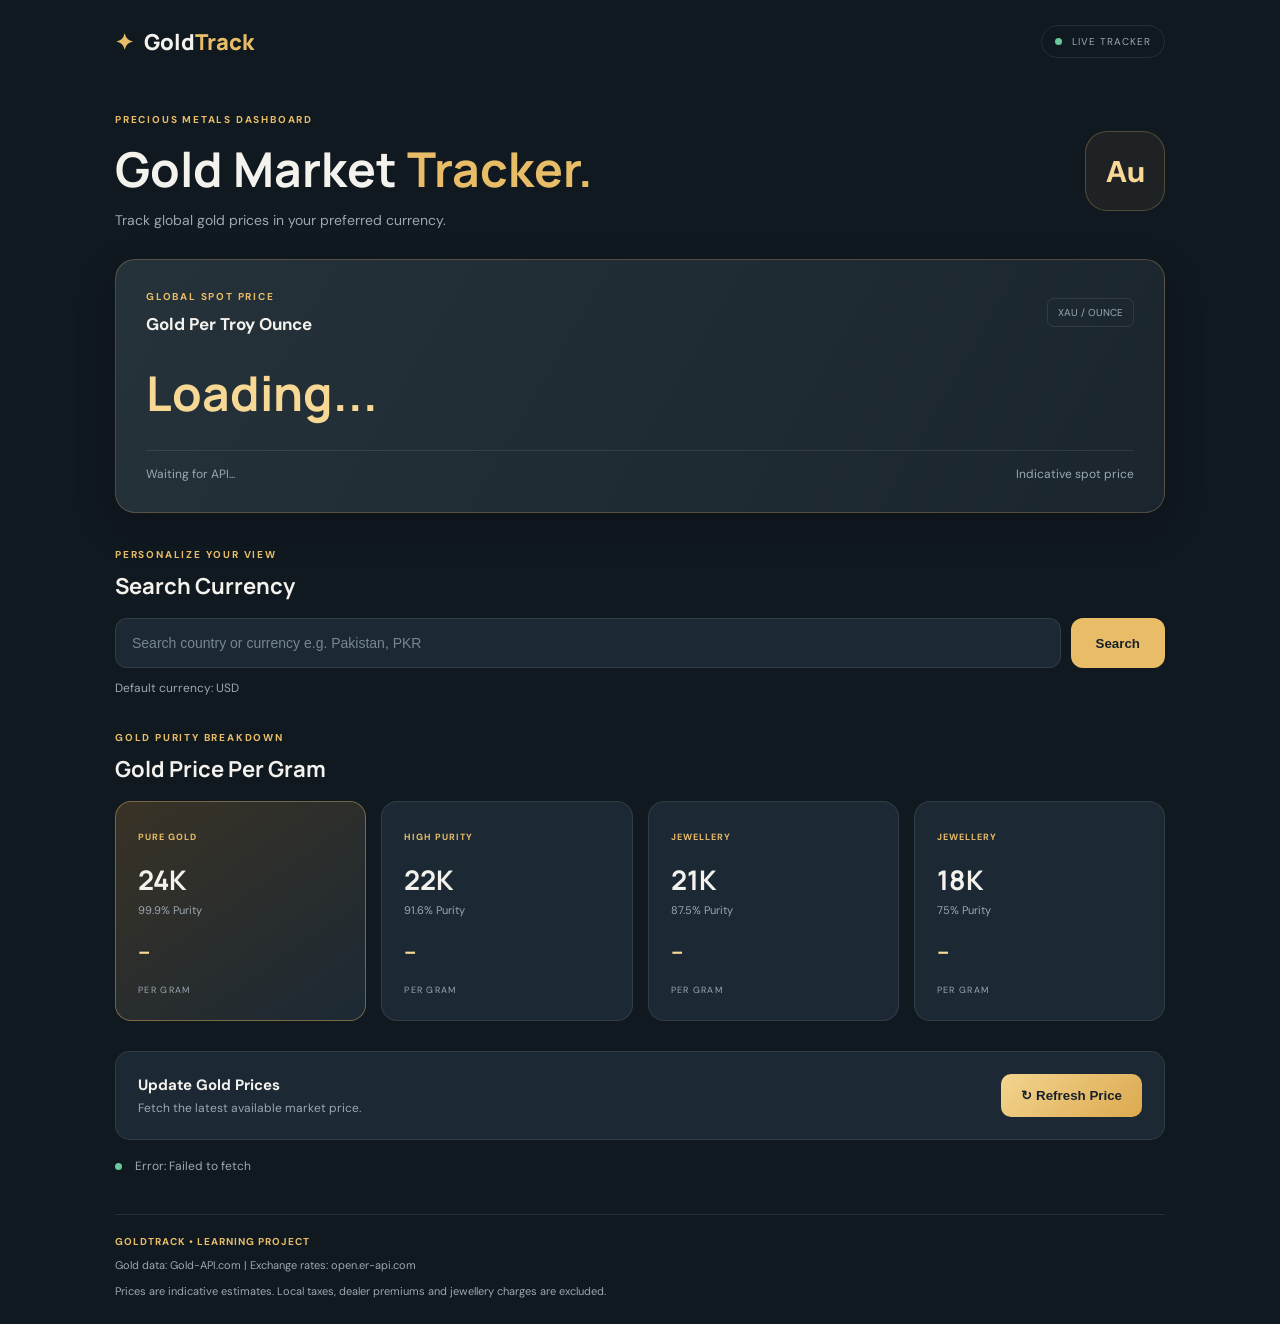
<file: PROGRAMING_FUNDAMENTALS/APIs_PROJECT/index.html>
<!DOCTYPE html>
<html lang="en">
<head>
    <meta charset="UTF-8">
    <meta name="viewport" content="width=device-width, initial-scale=1.0">

    <title>GoldTrack | Live Gold Prices</title>

    <link rel="stylesheet" href="style.css">

    <link rel="preconnect" href="https://fonts.googleapis.com">
    <link href="https://fonts.googleapis.com/css2?family=DM+Sans:wght@400;500;600;700&family=Manrope:wght@500;600;700;800&display=swap" rel="stylesheet">
</head>

<body>

    <div class="container">

        <!-- HEADER -->
        <header class="header">
            <div class="logo">
                <span class="logo-icon">✦</span>
                Gold<span>Track</span>
            </div>

            <div class="live-badge">
                <span class="live-dot"></span>
                LIVE TRACKER
            </div>
        </header>


        <!-- INTRODUCTION -->
        <section class="intro">
            <div>
                <p class="eyebrow">PRECIOUS METALS DASHBOARD</p>
                <h1>Gold Market <span>Tracker.</span></h1>
                <p class="subtitle">
                    Track global gold prices in your preferred currency.
                </p>
            </div>

            <div class="gold-symbol">Au</div>
        </section>


        <!-- MAIN GOLD PRICE -->
        <section class="main-card">

            <div class="main-card-header">
                <div>
                    <p class="eyebrow">GLOBAL SPOT PRICE</p>
                    <h2>Gold Per Troy Ounce</h2>
                </div>

                <span class="unit-tag">XAU / OUNCE</span>
            </div>

            <h1 id="goldPrice">Loading...</h1>

            <div class="main-card-footer">
                <p id="updatedAt">Waiting for API...</p>
                <span>Indicative spot price</span>
            </div>

        </section>


        <!-- CURRENCY SEARCH -->
        <section class="search-section">

            <div class="section-heading">
                <div>
                    <p class="eyebrow">PERSONALIZE YOUR VIEW</p>
                    <h2>Search Currency</h2>
                </div>
            </div>

            <div class="search-row">

                <input
                    type="search"
                    id="currencySearch"
                    placeholder="Search country or currency e.g. Pakistan, PKR"
                    list="currencyOptions"
                    autocomplete="off"
                >

                <datalist id="currencyOptions">
                    <option value="Pakistan - PKR">
                    <option value="United States - USD">
                    <option value="United Kingdom - GBP">
                    <option value="Eurozone - EUR">
                    <option value="United Arab Emirates - AED">
                    <option value="Saudi Arabia - SAR">
                    <option value="Kuwait - KWD">
                    <option value="India - INR">
                    <option value="Canada - CAD">
                    <option value="Australia - AUD">
                    <option value="Japan - JPY">
                    <option value="China - CNY">
                    <option value="Qatar - QAR">
                    <option value="Bahrain - BHD">
                    <option value="Oman - OMR">
                    <option value="Malaysia - MYR">
                    <option value="Singapore - SGD">
                    <option value="Switzerland - CHF">
                    <option value="South Africa - ZAR">
                </datalist>

                <button id="applyCurrencyBtn">
                    Search
                </button>

            </div>

            <p id="currencyStatus">
                Default currency: USD
            </p>

        </section>


        <!-- KARAT PRICES -->
        <section class="prices-section">

            <div class="section-heading">
                <div>
                    <p class="eyebrow">GOLD PURITY BREAKDOWN</p>
                    <h2>Gold Price Per Gram</h2>
                </div>
            </div>

            <div class="cards">

                <div class="card featured">
                    <span class="card-label">PURE GOLD</span>
                    <h3>24K</h3>
                    <p class="purity">99.9% Purity</p>
                    <h2 id="price24">--</h2>
                    <small>PER GRAM</small>
                </div>

                <div class="card">
                    <span class="card-label">HIGH PURITY</span>
                    <h3>22K</h3>
                    <p class="purity">91.6% Purity</p>
                    <h2 id="price22">--</h2>
                    <small>PER GRAM</small>
                </div>

                <div class="card">
                    <span class="card-label">JEWELLERY</span>
                    <h3>21K</h3>
                    <p class="purity">87.5% Purity</p>
                    <h2 id="price21">--</h2>
                    <small>PER GRAM</small>
                </div>

                <div class="card">
                    <span class="card-label">JEWELLERY</span>
                    <h3>18K</h3>
                    <p class="purity">75% Purity</p>
                    <h2 id="price18">--</h2>
                    <small>PER GRAM</small>
                </div>

            </div>

        </section>


        <!-- REFRESH SECTION -->
        <section class="refresh-section">

            <div>
                <h3>Update Gold Prices</h3>
                <p>Fetch the latest available market price.</p>
            </div>

            <button id="refreshBtn">
                ↻ Refresh Price
            </button>

        </section>


        <!-- STATUS -->
        <div class="status-section">
            <span class="live-dot"></span>
            <p id="status">Ready</p>
        </div>


        <!-- FOOTER -->
        <footer>
            <p>GOLDTRACK • LEARNING PROJECT</p>

            <small>
                Gold data: Gold-API.com |
                Exchange rates: open.er-api.com
            </small>

            <small>
                Prices are indicative estimates. Local taxes,
                dealer premiums and jewellery charges are excluded.
            </small>
        </footer>

    </div>

    <script src="script.js"></script>

</body>
</html>
</file>
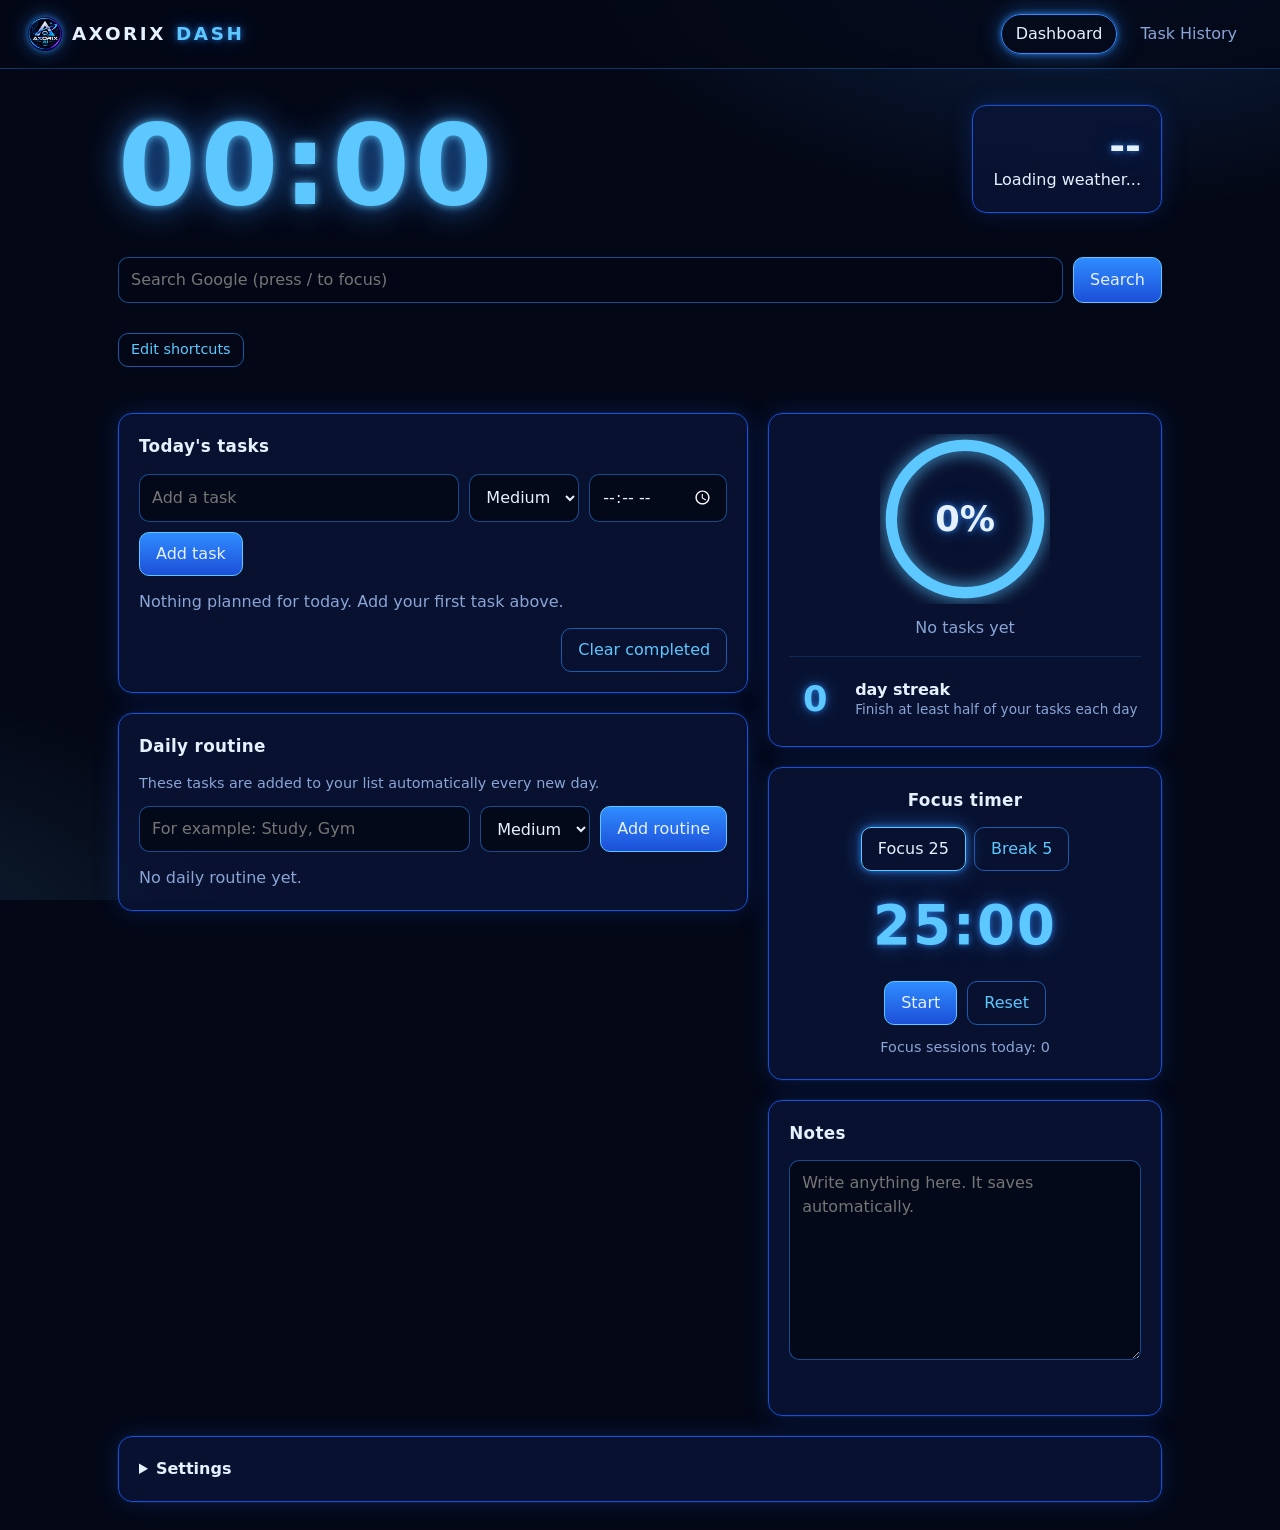
<file: WEB_DEV/PROJECT_1/index.html>
<!DOCTYPE html>
<html lang="en">
<head>
  <meta charset="UTF-8">
  <meta name="viewport" content="width=device-width, initial-scale=1">
  <title>AXORIX DASH</title>
  <link rel="icon" href="icon.png">
  <link rel="stylesheet" href="style.css">
</head>
<body>
  <header class="topbar">
    <div class="brand"><img src="icon.png" alt="" width="34" height="34">AXORIX <span>DASH</span></div>
    <nav>
      <a href="index.html" class="active" aria-current="page">Dashboard</a>
      <a href="history.html">Task History</a>
    </nav>
  </header>

  <main class="dash">
    <section class="hero" aria-label="Today">
      <div class="hero-main">
        <p class="greeting" id="greeting"></p>
        <div class="clock" id="clock">00:00</div>
        <div class="date" id="date"></div>
        <p class="quote" id="quote"></p>
      </div>
      <aside class="panel weather" id="weather" aria-label="Weather" aria-live="polite">
        <div class="weather-temp" id="wxTemp">--</div>
        <div class="weather-desc" id="wxDesc">Loading weather...</div>
        <div class="weather-place" id="wxPlace"></div>
      </aside>
    </section>

    <form class="search" id="searchForm" action="https://www.google.com/search" method="get" role="search">
      <input type="search" name="q" id="searchInput" placeholder="Search Google (press / to focus)" aria-label="Search Google" autocomplete="off">
      <button type="submit">Search</button>
    </form>

    <section class="shortcuts-wrap" aria-label="Shortcuts">
      <div class="shortcuts" id="shortcuts"></div>
      <div class="shortcut-tools">
        <button type="button" id="editShortcuts" class="ghost small">Edit shortcuts</button>
      </div>
      <form id="shortcutForm" class="shortcut-form" hidden autocomplete="off">
        <input type="text" id="scName" placeholder="Name" maxlength="24" aria-label="Shortcut name">
        <input type="text" id="scUrl" placeholder="Website, for example example.com" maxlength="300" aria-label="Shortcut website">
        <button type="submit">Add shortcut</button>
      </form>
      <p class="msg" id="shortcutMsg" aria-live="polite"></p>
    </section>

    <div class="columns">
      <div class="col">
        <section class="panel tasks-panel" aria-label="Tasks">
          <h2>Today's tasks</h2>
          <form id="taskForm" class="task-form" autocomplete="off">
            <input id="taskInput" type="text" placeholder="Add a task" maxlength="200" aria-label="New task">
            <select id="taskPriority" aria-label="Priority">
              <option value="high">High</option>
              <option value="medium" selected>Medium</option>
              <option value="low">Low</option>
            </select>
            <input id="taskDue" type="time" aria-label="Due time (optional)">
            <button type="submit">Add task</button>
          </form>
          <ul id="taskList" class="task-list"></ul>
          <p id="emptyState" class="empty">Nothing planned for today. Add your first task above.</p>
          <div class="task-actions">
            <button type="button" id="clearDone" class="ghost">Clear completed</button>
          </div>
        </section>

        <section class="panel routine-panel" aria-label="Daily routine">
          <h2>Daily routine</h2>
          <p class="hint">These tasks are added to your list automatically every new day.</p>
          <form id="routineForm" class="task-form" autocomplete="off">
            <input id="routineInput" type="text" placeholder="For example: Study, Gym" maxlength="120" aria-label="New routine task">
            <select id="routinePriority" aria-label="Routine priority">
              <option value="high">High</option>
              <option value="medium" selected>Medium</option>
              <option value="low">Low</option>
            </select>
            <button type="submit">Add routine</button>
          </form>
          <ul id="routineList" class="routine-list"></ul>
          <p id="routineEmpty" class="empty">No daily routine yet.</p>
        </section>
      </div>

      <div class="col">
        <section class="panel progress-panel" aria-label="Today's progress">
          <div class="ring-wrap">
            <svg viewBox="0 0 120 120" class="ring" role="img" aria-label="Progress ring">
              <circle class="ring-track" cx="60" cy="60" r="52"></circle>
              <circle class="ring-fill" id="ringFill" cx="60" cy="60" r="52"></circle>
            </svg>
            <div class="ring-text"><span id="percent">0%</span></div>
          </div>
          <p class="progress-sub" id="progressSub">No tasks yet</p>
          <div class="streak">
            <div class="streak-num" id="streakNum">0</div>
            <div class="streak-text">
              <strong id="streakLabel">day streak</strong>
              <span>Finish at least half of your tasks each day</span>
            </div>
          </div>
        </section>

        <section class="panel timer-panel" aria-label="Focus timer">
          <h2>Focus timer</h2>
          <div class="seg" id="timerModes">
            <button type="button" class="ghost" data-mode="focus" aria-pressed="true">Focus 25</button>
            <button type="button" class="ghost" data-mode="break" aria-pressed="false">Break 5</button>
          </div>
          <div class="timer-display" id="timerDisplay">25:00</div>
          <div class="timer-actions">
            <button type="button" id="timerToggle">Start</button>
            <button type="button" id="timerReset" class="ghost">Reset</button>
          </div>
          <p class="hint" id="sessionsText">Focus sessions today: 0</p>
        </section>

        <section class="panel notes-panel" aria-label="Notes">
          <h2>Notes</h2>
          <textarea id="notes" placeholder="Write anything here. It saves automatically." aria-label="Notes"></textarea>
          <p class="saved" id="savedState" aria-live="polite"></p>
        </section>
      </div>
    </div>

    <details class="panel settings">
      <summary>Settings</summary>
      <div class="settings-grid">
        <div class="setting">
          <h3>Theme</h3>
          <div class="seg" id="themeButtons">
            <button type="button" class="ghost" data-set-theme="blue" aria-pressed="true">Blue</button>
            <button type="button" class="ghost" data-set-theme="purple" aria-pressed="false">Purple</button>
            <button type="button" class="ghost" data-set-theme="green" aria-pressed="false">Green</button>
          </div>
        </div>
        <div class="setting">
          <h3>Background image</h3>
          <input type="file" id="wallpaperInput" accept="image/*" hidden>
          <div class="row">
            <button type="button" id="wallpaperBtn" class="ghost">Choose image</button>
            <button type="button" id="wallpaperClear" class="ghost">Remove</button>
          </div>
        </div>
        <div class="setting">
          <h3>Weather city</h3>
          <form id="cityForm" class="row" autocomplete="off">
            <input type="text" id="cityInput" placeholder="City name" maxlength="60" aria-label="Weather city">
            <button type="submit" class="ghost">Save city</button>
          </form>
        </div>
        <div class="setting">
          <h3>Backup</h3>
          <input type="file" id="importInput" accept="application/json,.json" hidden>
          <div class="row">
            <button type="button" id="exportBtn" class="ghost">Export backup</button>
            <button type="button" id="importBtn" class="ghost">Import backup</button>
          </div>
        </div>
      </div>
      <p class="msg" id="settingsMsg" aria-live="polite"></p>
    </details>
  </main>

  <script src="script.js"></script>
</body>
</html>
</file>
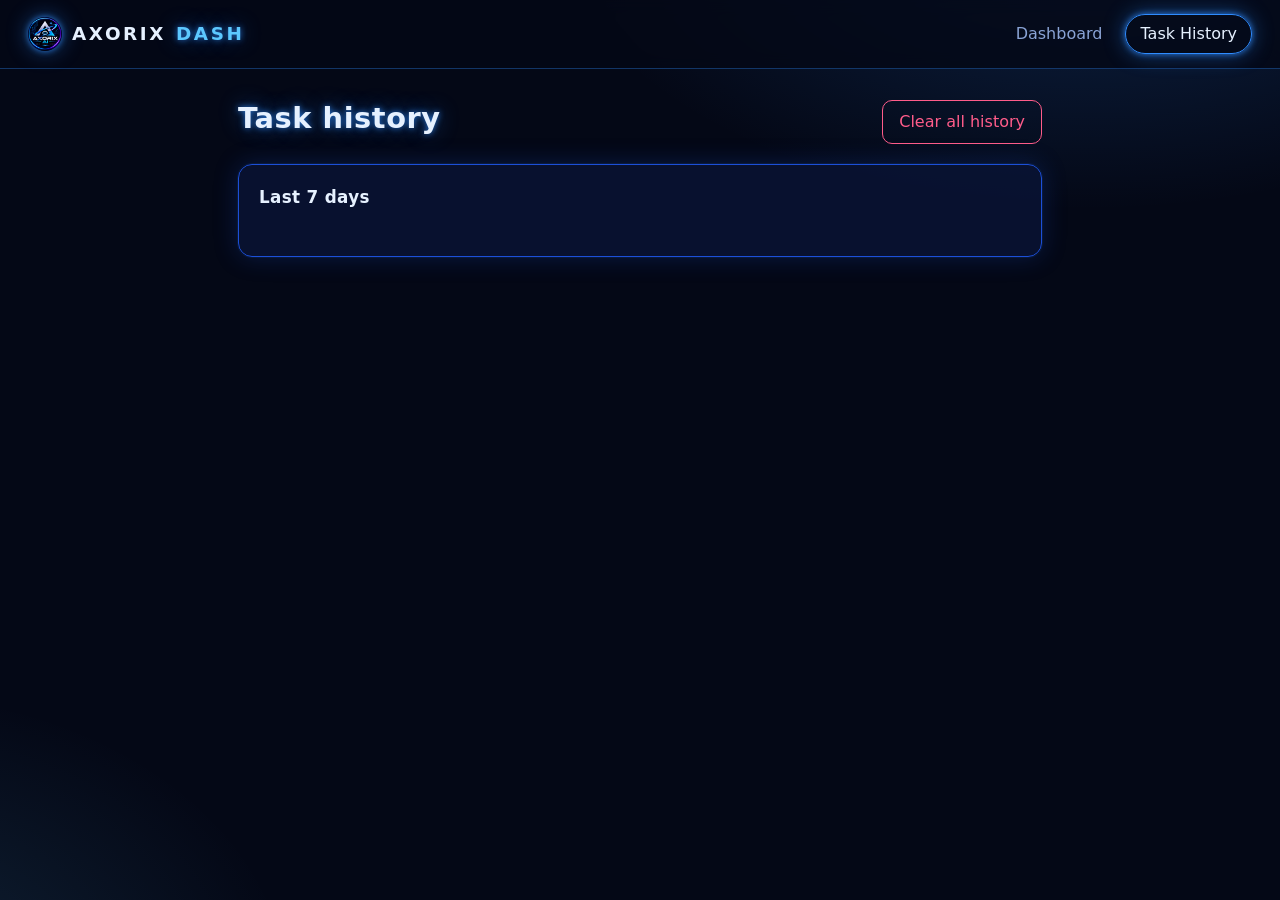
<file: WEB_DEV/PROJECT_1/history.html>
<!DOCTYPE html>
<html lang="en">
<head>
  <meta charset="UTF-8">
  <meta name="viewport" content="width=device-width, initial-scale=1">
  <title>Task History - AXORIX DASH</title>
  <link rel="icon" href="icon.png">
  <link rel="stylesheet" href="style.css">
</head>
<body>
  <header class="topbar">
    <div class="brand"><img src="icon.png" alt="" width="34" height="34">AXORIX <span>DASH</span></div>
    <nav>
      <a href="index.html">Dashboard</a>
      <a href="history.html" class="active" aria-current="page">Task History</a>
    </nav>
  </header>

  <main class="history-page">
    <div class="history-head">
      <div>
        <h1>Task history</h1>
        <p class="muted" id="summary"></p>
      </div>
      <button type="button" id="clearAll" class="danger">Clear all history</button>
    </div>

    <section class="panel chart-panel" aria-label="Last 7 days">
      <h2>Last 7 days</h2>
      <div class="week-chart" id="weekChart" role="img" aria-label="Completion rate for the last 7 days"></div>
      <p class="muted" id="weekSummary"></p>
    </section>

    <div id="historyList" class="history-list"></div>
    <p id="historyEmpty" class="empty" hidden>No archived days yet. A day appears here after it ends with at least one task.</p>
  </main>

  <script src="history.js"></script>
</body>
</html>
</file>
<file: PROGRAMING_FUNDAMENTALS/APIs_PROJECT/style.css>
* {
    margin: 0;
    padding: 0;
    box-sizing: border-box;
}

:root {
    --background: #101820;
    --card: #1c2934;
    --gold: #e9bd68;
    --gold-light: #f7d995;
    --text: #f4f2ed;
    --muted: #9ba8b2;
    --border: rgba(255,255,255,0.09);
}

body {
    min-height: 100vh;
    background: var(--background);
    color: var(--text);
    font-family: 'DM Sans', sans-serif;
    padding: 25px 15px;
}

.container {
    max-width: 1050px;
    margin: auto;
}

/* HEADER */

.header {
    display: flex;
    justify-content: space-between;
    align-items: center;
    margin-bottom: 55px;
}

.logo {
    font-family: 'Manrope', sans-serif;
    font-size: 22px;
    font-weight: 800;
}

.logo span:last-child {
    color: var(--gold);
}

.logo-icon {
    color: var(--gold);
    margin-right: 7px;
}

.live-badge {
    border: 1px solid var(--border);
    padding: 9px 13px;
    border-radius: 30px;
    font-size: 10px;
    letter-spacing: 1px;
    color: var(--muted);
}

.live-dot {
    display: inline-block;
    height: 7px;
    width: 7px;
    background: #69c99a;
    border-radius: 50%;
    margin-right: 6px;
}

/* INTRO */

.intro {
    display: flex;
    justify-content: space-between;
    align-items: center;
    margin-bottom: 30px;
}

.eyebrow {
    color: var(--gold);
    font-size: 10px;
    letter-spacing: 1.8px;
    font-weight: 700;
    margin-bottom: 10px;
}

.intro h1 {
    font-family: 'Manrope', sans-serif;
    font-size: clamp(32px, 5vw, 48px);
    margin-bottom: 10px;
}

.intro h1 span {
    color: var(--gold);
}

.subtitle {
    color: var(--muted);
    font-size: 14px;
}

.gold-symbol {
    width: 80px;
    height: 80px;
    display: grid;
    place-items: center;
    color: var(--gold-light);
    font-size: 30px;
    font-weight: 800;
    border: 1px solid #e9bd6844;
    border-radius: 22px;
    background: #e9bd6810;
}

/* MAIN CARD */

.main-card {
    padding: 30px;
    border: 1px solid #e9bd6840;
    border-radius: 20px;
    background: linear-gradient(120deg, #26323a, #1a252e);
    box-shadow: 0 15px 40px #0003;
}

.main-card-header {
    display: flex;
    justify-content: space-between;
    align-items: center;
}

.main-card h2 {
    font-size: 17px;
}

.unit-tag {
    border: 1px solid var(--border);
    padding: 7px 10px;
    border-radius: 7px;
    color: var(--muted);
    font-size: 10px;
}

#goldPrice {
    color: var(--gold-light);
    font-family: 'Manrope', sans-serif;
    font-size: clamp(30px, 6vw, 48px);
    margin: 25px 0;
    overflow-wrap: anywhere;
}

.main-card-footer {
    display: flex;
    justify-content: space-between;
    gap: 10px;
    border-top: 1px solid var(--border);
    padding-top: 15px;
    color: var(--muted);
    font-size: 12px;
}

#updatedAt {
    margin: 0;
}

/* SECTIONS */

.search-section,
.prices-section {
    margin-top: 35px;
}

.section-heading {
    margin-bottom: 17px;
}

.section-heading h2 {
    font-family: 'Manrope', sans-serif;
    font-size: 22px;
}

/* SEARCH BAR */

.search-row {
    display: flex;
    gap: 10px;
}

.search-row input {
    flex: 1;
    min-width: 0;
    padding: 16px;
    background: var(--card);
    color: var(--text);
    border: 1px solid var(--border);
    border-radius: 12px;
    outline: none;
    font-size: 14px;
}

.search-row input:focus {
    border-color: var(--gold);
}

.search-row input::placeholder {
    color: #778691;
}

button {
    cursor: pointer;
    transition: 0.2s;
    font-weight: 700;
}

button:hover {
    transform: translateY(-2px);
}

button:disabled {
    opacity: 0.5;
    cursor: wait;
    transform: none;
}

#applyCurrencyBtn {
    background: var(--gold);
    color: #17212a;
    border: none;
    border-radius: 12px;
    padding: 0 25px;
}

#currencyStatus {
    color: var(--muted);
    font-size: 12px;
    margin-top: 12px;
}

/* PRICE CARDS */

.cards {
    display: grid;
    grid-template-columns: repeat(4, 1fr);
    gap: 15px;
}

.card {
    padding: 22px;
    background: var(--card);
    border: 1px solid var(--border);
    border-radius: 16px;
    transition: 0.25s;
    min-width: 0;
}

.card:hover {
    transform: translateY(-5px);
    border-color: var(--gold);
}

.card.featured {
    background: linear-gradient(145deg, #393225, #1c2934);
    border-color: #e9bd6866;
}

.card-label {
    color: var(--gold);
    font-size: 9px;
    letter-spacing: 1px;
    font-weight: 700;
}

.card h3 {
    font-family: 'Manrope', sans-serif;
    font-size: 27px;
    margin-top: 16px;
}

.card .purity {
    color: var(--muted);
    font-size: 11px;
    margin: 5px 0 18px;
}

.card h2 {
    color: var(--gold-light);
    font-family: 'Manrope', sans-serif;
    font-size: clamp(17px, 2vw, 23px);
    overflow-wrap: anywhere;
    margin-bottom: 10px;
}

.card small {
    color: var(--muted);
    font-size: 9px;
    letter-spacing: 1.3px;
}

/* REFRESH */

.refresh-section {
    display: flex;
    justify-content: space-between;
    align-items: center;
    gap: 15px;
    padding: 22px;
    margin-top: 30px;
    border: 1px solid var(--border);
    border-radius: 15px;
    background: var(--card);
}

.refresh-section h3 {
    font-size: 15px;
    margin-bottom: 5px;
}

.refresh-section p {
    color: var(--muted);
    font-size: 12px;
}

#refreshBtn {
    background: linear-gradient(135deg, #f3d48f, #dca94f);
    color: #17212a;
    border: none;
    border-radius: 10px;
    padding: 14px 20px;
    white-space: nowrap;
}

/* STATUS */

.status-section {
    display: flex;
    align-items: center;
    gap: 7px;
    margin-top: 18px;
}

#status {
    color: var(--muted);
    font-size: 12px;
}

/* FOOTER */

footer {
    display: flex;
    flex-direction: column;
    gap: 9px;
    margin-top: 40px;
    padding-top: 20px;
    border-top: 1px solid var(--border);
    color: var(--muted);
}

footer p {
    color: var(--gold);
    font-size: 10px;
    letter-spacing: 1px;
    font-weight: 700;
}

footer small {
    font-size: 11px;
    line-height: 1.5;
}

/* RESPONSIVE DESIGN */

@media (max-width: 750px) {
    .cards {
        grid-template-columns: repeat(2, 1fr);
    }

    .header {
        margin-bottom: 40px;
    }
}

@media (max-width: 500px) {
    .intro {
        align-items: flex-start;
    }

    .gold-symbol {
        width: 55px;
        height: 55px;
        font-size: 21px;
    }

    .search-row {
        flex-direction: column;
    }

    #applyCurrencyBtn {
        padding: 14px;
    }

    .main-card {
        padding: 20px;
    }

    .main-card-footer {
        flex-direction: column;
    }

    .refresh-section {
        flex-direction: column;
        align-items: stretch;
    }

    #refreshBtn {
        width: 100%;
    }

    .card {
        padding: 15px;
    }
}
</file>
<file: WEB_DEV/PROJECT_1/style.css>
/* AXORIX DASH v3.0 - neon theme (blue, purple, green) */

:root {
  --bg: #040816;
  --bg-rgb: 4, 8, 22;
  --panel-rgb: 10, 22, 58;
  --neon-rgb: 47, 140, 255;
  --bright-rgb: 92, 200, 255;
  --line-rgb: 28, 79, 216;
  --text: #e6f1ff;
  --muted: #8aa4d6;
  --danger: #ff5c8a;
  --amber: #ffc857;
  --font: "Bahnschrift", "Segoe UI Variable", "Segoe UI", system-ui, sans-serif;
}

html[data-theme="purple"] {
  --bg: #0a0616;
  --bg-rgb: 10, 6, 22;
  --panel-rgb: 30, 12, 62;
  --neon-rgb: 164, 92, 255;
  --bright-rgb: 212, 155, 255;
  --line-rgb: 106, 43, 216;
  --text: #f1e6ff;
  --muted: #b49ad6;
}

html[data-theme="green"] {
  --bg: #03120c;
  --bg-rgb: 3, 18, 12;
  --panel-rgb: 8, 40, 28;
  --neon-rgb: 40, 220, 140;
  --bright-rgb: 120, 255, 190;
  --line-rgb: 16, 140, 90;
  --text: #e6fff3;
  --muted: #8ad6b4;
}

:root, html[data-theme] {
  --panel: rgba(var(--panel-rgb), 0.72);
  --neon: rgb(var(--neon-rgb));
  --neon-bright: rgb(var(--bright-rgb));
  --line: rgb(var(--line-rgb));
  --glow: 0 0 6px rgba(var(--neon-rgb), 0.8), 0 0 22px rgba(var(--neon-rgb), 0.45);
}

* { box-sizing: border-box; }
[hidden] { display: none !important; }

html, body { margin: 0; min-height: 100%; }

body {
  font-family: var(--font);
  color: var(--text);
  background:
    radial-gradient(900px 500px at 85% -10%, rgba(var(--neon-rgb), 0.22), transparent 60%),
    radial-gradient(700px 500px at -10% 110%, rgba(var(--bright-rgb), 0.14), transparent 60%),
    var(--bg);
  background-attachment: fixed;
  line-height: 1.5;
}

body.has-wallpaper {
  background:
    linear-gradient(rgba(var(--bg-rgb), 0.78), rgba(var(--bg-rgb), 0.86)),
    var(--wallpaper) center / cover no-repeat fixed;
}

a { color: inherit; }

:focus-visible {
  outline: 2px solid var(--neon-bright);
  outline-offset: 2px;
}

/* Top bar */
.topbar {
  display: flex;
  align-items: center;
  justify-content: space-between;
  gap: 16px;
  padding: 14px 28px;
  border-bottom: 1px solid rgba(var(--neon-rgb), 0.35);
  background: rgba(var(--bg-rgb), 0.8);
  backdrop-filter: blur(8px);
  position: sticky;
  top: 0;
  z-index: 5;
}

.brand {
  display: flex;
  align-items: center;
  gap: 10px;
  font-weight: 800;
  font-size: 1.15rem;
  letter-spacing: 0.14em;
}
.brand img { border-radius: 50%; box-shadow: var(--glow); }
.brand span {
  color: var(--neon-bright);
  text-shadow: var(--glow);
}

.topbar nav { display: flex; gap: 8px; }
.topbar nav a {
  text-decoration: none;
  padding: 7px 14px;
  border-radius: 999px;
  color: var(--muted);
  border: 1px solid transparent;
  transition: color 0.15s, border-color 0.15s, box-shadow 0.15s;
}
.topbar nav a:hover { color: var(--text); }
.topbar nav a.active {
  color: var(--text);
  border-color: var(--neon);
  box-shadow: var(--glow);
}

/* Dashboard layout */
.dash {
  max-width: 1100px;
  margin: 0 auto;
  padding: 28px;
  display: grid;
  gap: 20px;
}

.hero {
  display: flex;
  align-items: flex-start;
  justify-content: space-between;
  gap: 20px;
  padding: 8px 0 4px;
}
.greeting { margin: 0 0 4px; font-size: 1.2rem; color: var(--neon-bright); }
.clock {
  font-size: clamp(3.5rem, 11vw, 7rem);
  font-weight: 800;
  line-height: 1;
  letter-spacing: 0.04em;
  color: var(--neon-bright);
  text-shadow: 0 0 8px rgba(var(--bright-rgb), 0.9), 0 0 34px rgba(var(--neon-rgb), 0.7);
  font-variant-numeric: tabular-nums;
}
.date { margin-top: 6px; color: var(--muted); font-size: 1.05rem; }
.quote { margin: 12px 0 0; max-width: 46ch; color: var(--text); opacity: 0.85; font-style: italic; }

.weather { min-width: 190px; text-align: right; }
.weather-temp { font-size: 2.4rem; font-weight: 800; line-height: 1.1; text-shadow: var(--glow); }
.weather-desc { color: var(--text); }
.weather-place { color: var(--muted); font-size: 0.9rem; }

.columns {
  display: grid;
  grid-template-columns: 1.6fr 1fr;
  gap: 20px;
  align-items: start;
}
.col { display: grid; gap: 20px; }

.panel {
  background: var(--panel);
  border: 1px solid var(--line);
  border-radius: 14px;
  padding: 20px;
  box-shadow: 0 0 0 1px rgba(var(--neon-rgb), 0.08), 0 0 24px rgba(var(--line-rgb), 0.25);
}
.panel h2, .history-head h1 {
  margin: 0 0 14px;
  font-size: 1.05rem;
  font-weight: 700;
  letter-spacing: 0.02em;
}
.panel h3 { margin: 0 0 8px; font-size: 0.95rem; font-weight: 700; }

/* Search */
.search { display: flex; gap: 10px; }

/* Shortcuts */
.shortcuts { display: grid; grid-template-columns: repeat(4, 1fr); gap: 14px; }
.shortcut-item { position: relative; }
.shortcut {
  display: flex;
  align-items: center;
  gap: 12px;
  padding: 14px 16px;
  text-decoration: none;
  font-weight: 700;
  color: var(--text);
  background: var(--panel);
  border: 1px solid var(--line);
  border-radius: 14px;
  transition: border-color 0.15s, box-shadow 0.15s;
}
.shortcut:hover { border-color: var(--neon-bright); box-shadow: var(--glow); }
.shortcut-name { overflow: hidden; text-overflow: ellipsis; white-space: nowrap; }
.badge {
  display: grid;
  place-items: center;
  min-width: 38px;
  height: 38px;
  padding: 0 6px;
  border: 1px solid var(--neon-bright);
  border-radius: 10px;
  font-size: 0.8rem;
  font-weight: 800;
  color: var(--neon-bright);
  text-shadow: var(--glow);
}
.remove-x {
  display: none;
  position: absolute;
  top: -8px;
  right: -8px;
  padding: 2px 8px;
  font-size: 0.75rem;
  background: var(--bg);
  color: var(--danger);
  border-color: var(--danger);
}
.shortcuts.editing .remove-x { display: block; }
.shortcut-tools { margin-top: 10px; }
.shortcut-form { display: flex; flex-wrap: wrap; gap: 10px; margin-top: 10px; }
.shortcut-form input { flex: 1 1 160px; }

/* Progress ring and streak */
.progress-panel { text-align: center; }
.ring-wrap { position: relative; width: 170px; height: 170px; margin: 0 auto; }
.ring { width: 100%; height: 100%; transform: rotate(-90deg); }
.ring circle { fill: none; stroke-width: 8; }
.ring-track { stroke: rgba(var(--neon-rgb), 0.18); }
.ring-fill {
  stroke: var(--neon-bright);
  stroke-linecap: round;
  stroke-dashoffset: 326.7;
  filter: drop-shadow(0 0 6px rgba(var(--bright-rgb), 0.9));
  transition: stroke-dashoffset 0.5s ease;
}
.ring-text {
  position: absolute; inset: 0;
  display: grid; place-items: center;
  font-size: 2.2rem; font-weight: 800;
  text-shadow: var(--glow);
}
.progress-sub { margin: 12px 0 0; color: var(--muted); }

.streak {
  display: flex;
  align-items: center;
  gap: 14px;
  margin-top: 16px;
  padding-top: 16px;
  border-top: 1px solid rgba(var(--neon-rgb), 0.2);
  text-align: left;
}
.streak-num {
  min-width: 52px;
  text-align: center;
  font-size: 2.2rem;
  font-weight: 800;
  color: var(--neon-bright);
  text-shadow: var(--glow);
}
.streak-text { display: grid; line-height: 1.3; }
.streak-text span { color: var(--muted); font-size: 0.85rem; }

/* Focus timer */
.timer-panel { text-align: center; }
.timer-display {
  margin: 14px 0;
  font-size: 3.4rem;
  font-weight: 800;
  letter-spacing: 0.04em;
  color: var(--neon-bright);
  text-shadow: var(--glow);
  font-variant-numeric: tabular-nums;
}
.timer-actions { display: flex; gap: 10px; justify-content: center; }
.seg { display: flex; gap: 8px; flex-wrap: wrap; }
.timer-panel .seg { justify-content: center; }
.seg button[aria-pressed="true"] {
  color: var(--text);
  border-color: var(--neon-bright);
  box-shadow: var(--glow);
}

/* Forms and buttons */
.task-form { display: flex; flex-wrap: wrap; gap: 10px; margin-bottom: 14px; }
.task-form input[type="text"] { flex: 1 1 160px; width: auto; }

input[type="text"], input[type="search"], input[type="time"], select, textarea {
  font: inherit;
  color: var(--text);
  background: rgba(var(--bg-rgb), 0.8);
  border: 1px solid rgba(var(--neon-rgb), 0.5);
  border-radius: 10px;
  padding: 10px 12px;
}
input[type="text"], input[type="search"], textarea { width: 100%; }
.search input[type="search"] { flex: 1; width: auto; }
select, input[type="time"] { color-scheme: dark; }

input[type="text"]:focus, input[type="search"]:focus, input[type="time"]:focus, select:focus, textarea:focus {
  outline: none;
  border-color: var(--neon-bright);
  box-shadow: var(--glow);
}
textarea { min-height: 200px; resize: vertical; }

button {
  font: inherit;
  cursor: pointer;
  color: var(--text);
  background: linear-gradient(180deg, var(--neon), var(--line));
  border: 1px solid var(--neon-bright);
  border-radius: 10px;
  padding: 9px 16px;
  white-space: nowrap;
  transition: box-shadow 0.15s, transform 0.05s;
}
button:hover { box-shadow: var(--glow); }
button:active { transform: translateY(1px); }

button.ghost {
  background: transparent;
  border-color: rgba(var(--neon-rgb), 0.6);
  color: var(--neon-bright);
}
button.small { padding: 5px 12px; font-size: 0.9rem; }
button.danger {
  background: transparent;
  border-color: var(--danger);
  color: var(--danger);
}
button.danger:hover { box-shadow: 0 0 10px rgba(255, 92, 138, 0.6); }

/* Tasks */
.task-list, .history-tasks, .routine-list { list-style: none; margin: 0; padding: 0; }

.task {
  display: flex;
  align-items: center;
  gap: 12px;
  padding: 10px 4px;
  border-bottom: 1px solid rgba(var(--neon-rgb), 0.18);
}
.task:last-child { border-bottom: 0; }
.task-main { flex: 1; min-width: 0; }
.task-main label { cursor: pointer; overflow-wrap: anywhere; }
.task.done label { color: var(--muted); text-decoration: line-through; }
.task-meta { display: flex; flex-wrap: wrap; gap: 8px; margin-top: 2px; font-size: 0.8rem; }

.tag {
  padding: 0 8px;
  border: 1px solid currentColor;
  border-radius: 999px;
  font-size: 0.75rem;
  line-height: 1.5;
}
.tag-high { color: var(--danger); }
.tag-medium { color: var(--amber); }
.tag-low { color: var(--neon-bright); }
.due { color: var(--muted); }
.due.overdue { color: var(--danger); }

.task input[type="checkbox"] {
  appearance: none;
  width: 20px; height: 20px; flex: none;
  border: 2px solid var(--neon);
  border-radius: 6px;
  background: transparent;
  cursor: pointer;
  display: grid; place-items: center;
}
.task input[type="checkbox"]:checked {
  background: var(--neon);
  box-shadow: var(--glow);
}
.task input[type="checkbox"]:checked::after {
  content: "";
  width: 5px; height: 10px;
  border: solid #fff;
  border-width: 0 2px 2px 0;
  transform: rotate(45deg) translate(-1px, -1px);
}

.icon-btn {
  background: transparent;
  border: 1px solid transparent;
  color: var(--muted);
  padding: 4px 10px;
  font-size: 0.9rem;
}
.icon-btn:hover { color: var(--danger); border-color: var(--danger); box-shadow: none; }

.task-actions { display: flex; gap: 10px; justify-content: flex-end; margin-top: 14px; }

.routine-item {
  display: flex;
  align-items: center;
  gap: 10px;
  padding: 8px 4px;
  border-bottom: 1px solid rgba(var(--neon-rgb), 0.18);
}
.routine-item:last-child { border-bottom: 0; }
.routine-text { flex: 1; overflow-wrap: anywhere; }

.empty { color: var(--muted); margin: 10px 0 0; }
.muted { color: var(--muted); margin: 0; }
.hint { color: var(--muted); margin: 0 0 12px; font-size: 0.9rem; }
.timer-panel .hint { margin: 12px 0 0; }
.saved { margin: 8px 0 0; min-height: 1.4em; color: var(--muted); font-size: 0.9rem; }
.msg { margin: 8px 0 0; min-height: 1.3em; color: var(--neon-bright); font-size: 0.9rem; }

/* Settings */
.settings summary { cursor: pointer; font-weight: 700; }
.settings-grid {
  display: grid;
  grid-template-columns: repeat(auto-fit, minmax(220px, 1fr));
  gap: 20px;
  margin-top: 16px;
}
.row { display: flex; flex-wrap: wrap; gap: 10px; }
.row input[type="text"] { flex: 1 1 120px; width: auto; }

/* History page */
.history-page { max-width: 860px; margin: 0 auto; padding: 28px; display: grid; gap: 20px; }
.history-head {
  display: flex; align-items: flex-end; justify-content: space-between;
  gap: 16px;
}
.history-head h1 { font-size: 1.8rem; margin: 0 0 4px; text-shadow: var(--glow); }

.week-chart {
  display: grid;
  grid-template-columns: repeat(7, 1fr);
  gap: 10px;
  margin-bottom: 12px;
}
.week-col { display: flex; flex-direction: column; align-items: center; gap: 6px; }
.week-track {
  display: flex;
  align-items: flex-end;
  width: 100%;
  max-width: 54px;
  height: 140px;
  background: rgba(var(--neon-rgb), 0.12);
  border-radius: 8px;
  overflow: hidden;
}
.week-bar {
  width: 100%;
  background: linear-gradient(180deg, var(--neon-bright), var(--neon));
  box-shadow: 0 0 12px rgba(var(--neon-rgb), 0.8);
  border-radius: 8px 8px 0 0;
}
.week-val { font-size: 0.8rem; color: var(--neon-bright); }
.week-day { font-size: 0.8rem; color: var(--muted); }

.history-list { display: grid; gap: 12px; }

.day {
  background: var(--panel);
  border: 1px solid var(--line);
  border-radius: 14px;
  box-shadow: 0 0 20px rgba(var(--line-rgb), 0.2);
}
.day[open] { border-color: var(--neon-bright); }
.day summary {
  list-style: none;
  cursor: pointer;
  padding: 14px 18px;
  display: grid;
  grid-template-columns: 1fr auto;
  gap: 6px 16px;
  align-items: center;
}
.day summary::-webkit-details-marker { display: none; }
.day-title { font-weight: 700; }
.day-stat { color: var(--muted); }
.bar {
  grid-column: 1 / -1;
  height: 6px;
  background: rgba(var(--neon-rgb), 0.18);
  border-radius: 999px;
  overflow: hidden;
}
.bar span {
  display: block; height: 100%;
  background: var(--neon-bright);
  box-shadow: 0 0 10px var(--neon-bright);
  border-radius: 999px;
}
.day-body { padding: 0 18px 16px; border-top: 1px solid rgba(var(--neon-rgb), 0.2); }
.history-tasks li { padding: 8px 0; border-bottom: 1px solid rgba(var(--neon-rgb), 0.12); }
.history-tasks li.done { color: var(--muted); }
.history-notes {
  margin: 14px 0 0; padding: 12px;
  white-space: pre-wrap; overflow-wrap: anywhere;
  font-family: inherit;
  background: rgba(var(--bg-rgb), 0.7);
  border: 1px solid rgba(var(--neon-rgb), 0.3);
  border-radius: 10px;
}

/* Mobile */
@media (max-width: 760px) {
  .topbar { padding: 12px 16px; }
  .dash { padding: 16px; }
  .hero { flex-direction: column; }
  .weather { text-align: left; width: 100%; }
  .columns { grid-template-columns: 1fr; }
  .shortcuts { grid-template-columns: repeat(2, 1fr); }
  .history-page { padding: 16px; }
  .history-head { flex-direction: column; align-items: flex-start; }
}

@media (prefers-reduced-motion: reduce) {
  * { transition: none !important; }
}
</file>
